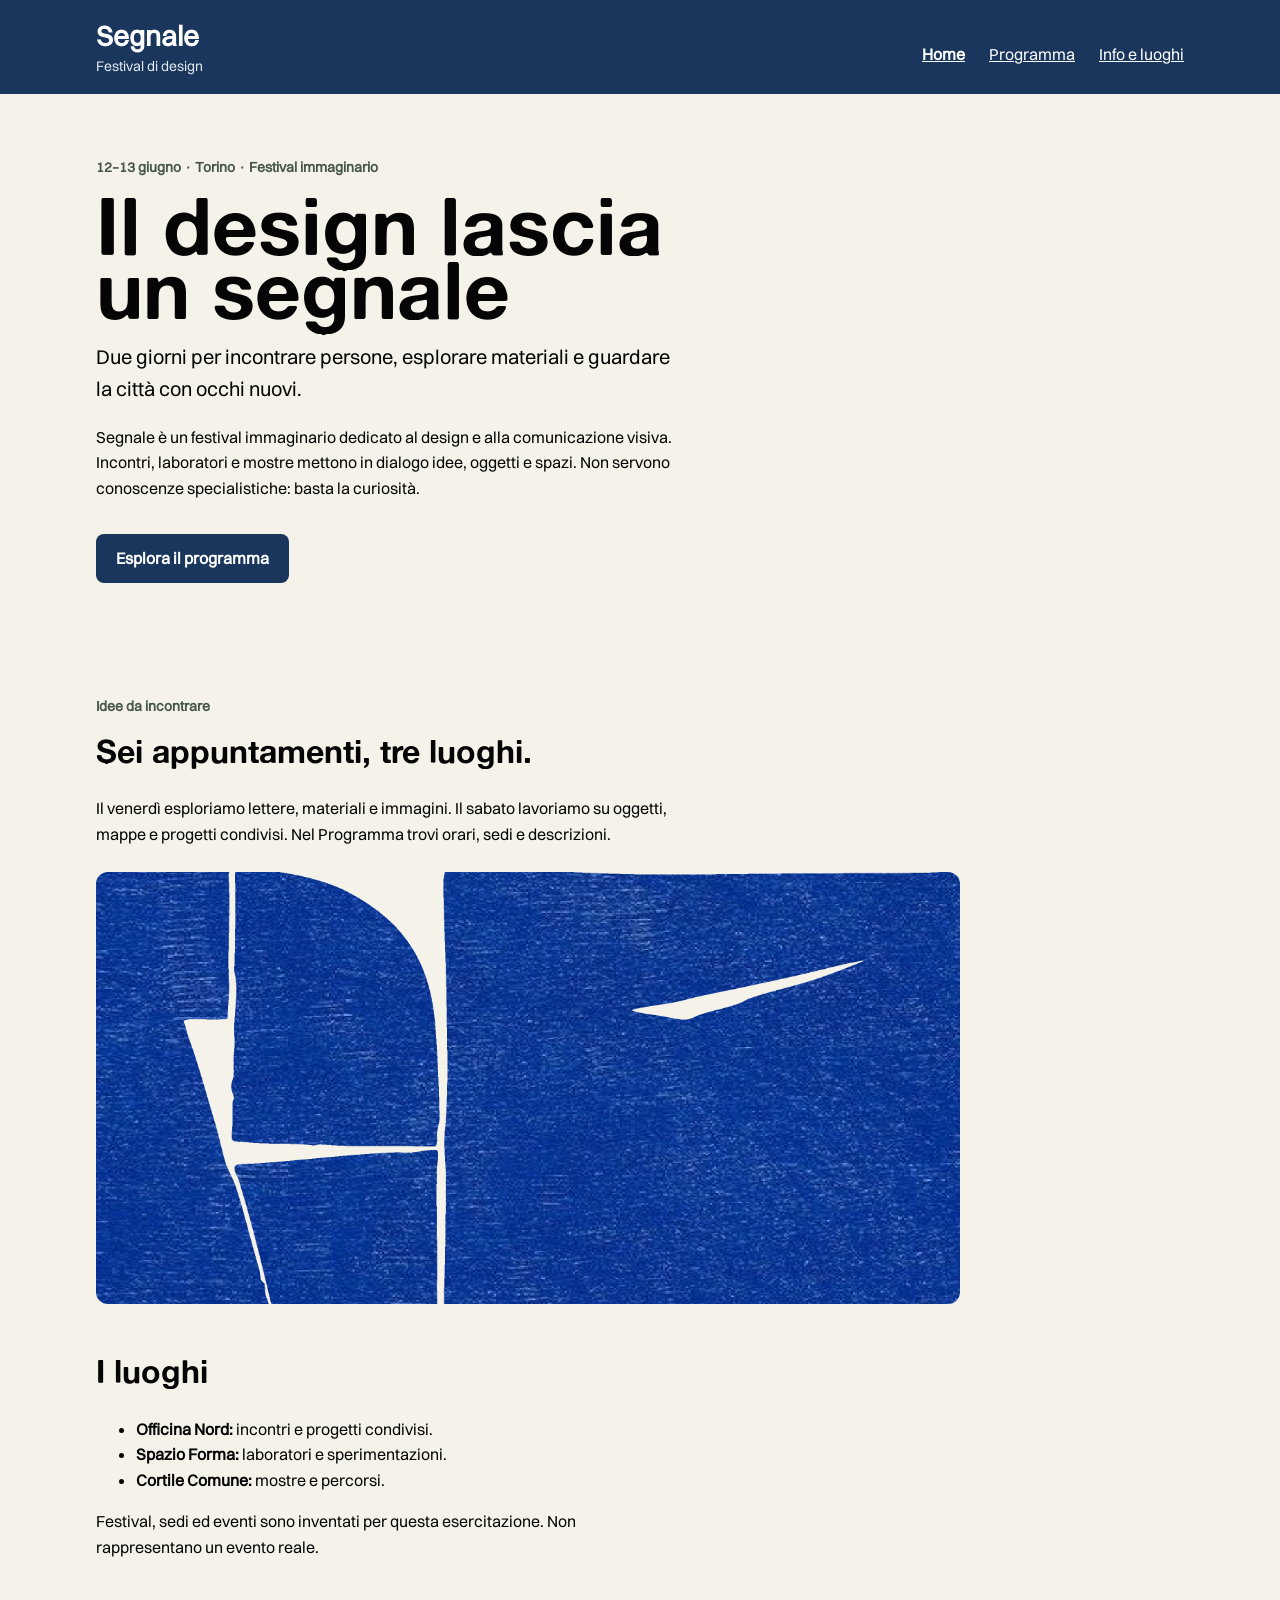
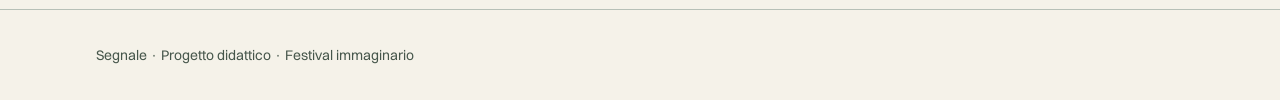
<file: index.html>
<!doctype html>
<html lang="it">
<head>
  <meta charset="utf-8">
  <meta name="viewport" content="width=device-width, initial-scale=1">
  <title>Segnale — Festival di design</title>
  <link rel="stylesheet" href="style.css">
</head>
<body>
  <a class="skip-link" href="#contenuto">Vai al contenuto</a>
  <header class="site-header">
    <div class="container">
      <a class="brand" href="index.html">Segnale<span>Festival di design</span></a>
      <nav aria-label="Navigazione principale">
        <a href="index.html" aria-current="page">Home</a>
        <a href="programma.html">Programma</a>
        <a href="info.html">Info e luoghi</a>
      </nav>
    </div>
  </header>

  <main id="contenuto" class="container">
    <section class="intro" aria-labelledby="titolo-home">
      <p class="eyebrow">12–13 giugno · Torino · Festival immaginario</p>
      <h1 id="titolo-home">Il design lascia <br>un segnale</h1>
      <p class="lead">Due giorni per incontrare persone, esplorare materiali e guardare la città con occhi nuovi.</p>
      <p class="reading-text">Segnale è un festival immaginario dedicato al design e alla comunicazione visiva. Incontri, laboratori e mostre mettono in dialogo idee, oggetti e spazi. Non servono conoscenze specialistiche: basta la curiosità.</p>
      <!-- Da completare: anche questo collegamento deve aprire il Programma. -->
      <a class="button-link" href="programma.html">Esplora il programma</a>
    </section>

    <section class="content-section" aria-labelledby="titolo-festival">
      <p class="eyebrow">Idee da incontrare</p>
      <h2 id="titolo-festival">Sei appuntamenti, tre luoghi.</h2>
      <p class="reading-text">Il venerdì esploriamo lettere, materiali e immagini. Il sabato lavoriamo su oggetti, mappe e progetti condivisi. Nel Programma trovi orari, sedi e descrizioni.</p>
      <img class="festival-image" src="assets/foto home/0.png" alt="Composizione geometrica di cerchi e rettangoli nei colori del festival" width="1200" height="600">
    </section>

    <section class="content-section" aria-labelledby="titolo-luoghi">
      <h2 id="titolo-luoghi">I luoghi</h2>
      <ul class="venues">
        <li><strong>Officina Nord:</strong> incontri e progetti condivisi.</li>
        <li><strong>Spazio Forma:</strong> laboratori e sperimentazioni.</li>
        <li><strong>Cortile Comune:</strong> mostre e percorsi.</li>
      </ul>
      <p class="reading-text">Festival, sedi ed eventi sono inventati per questa esercitazione. Non rappresentano un evento reale.</p>
    </section>
  </main>

  <footer class="site-footer"><div class="container"><p>Segnale · Progetto didattico · Festival immaginario</p></div></footer>
</body>
</html>
</file>
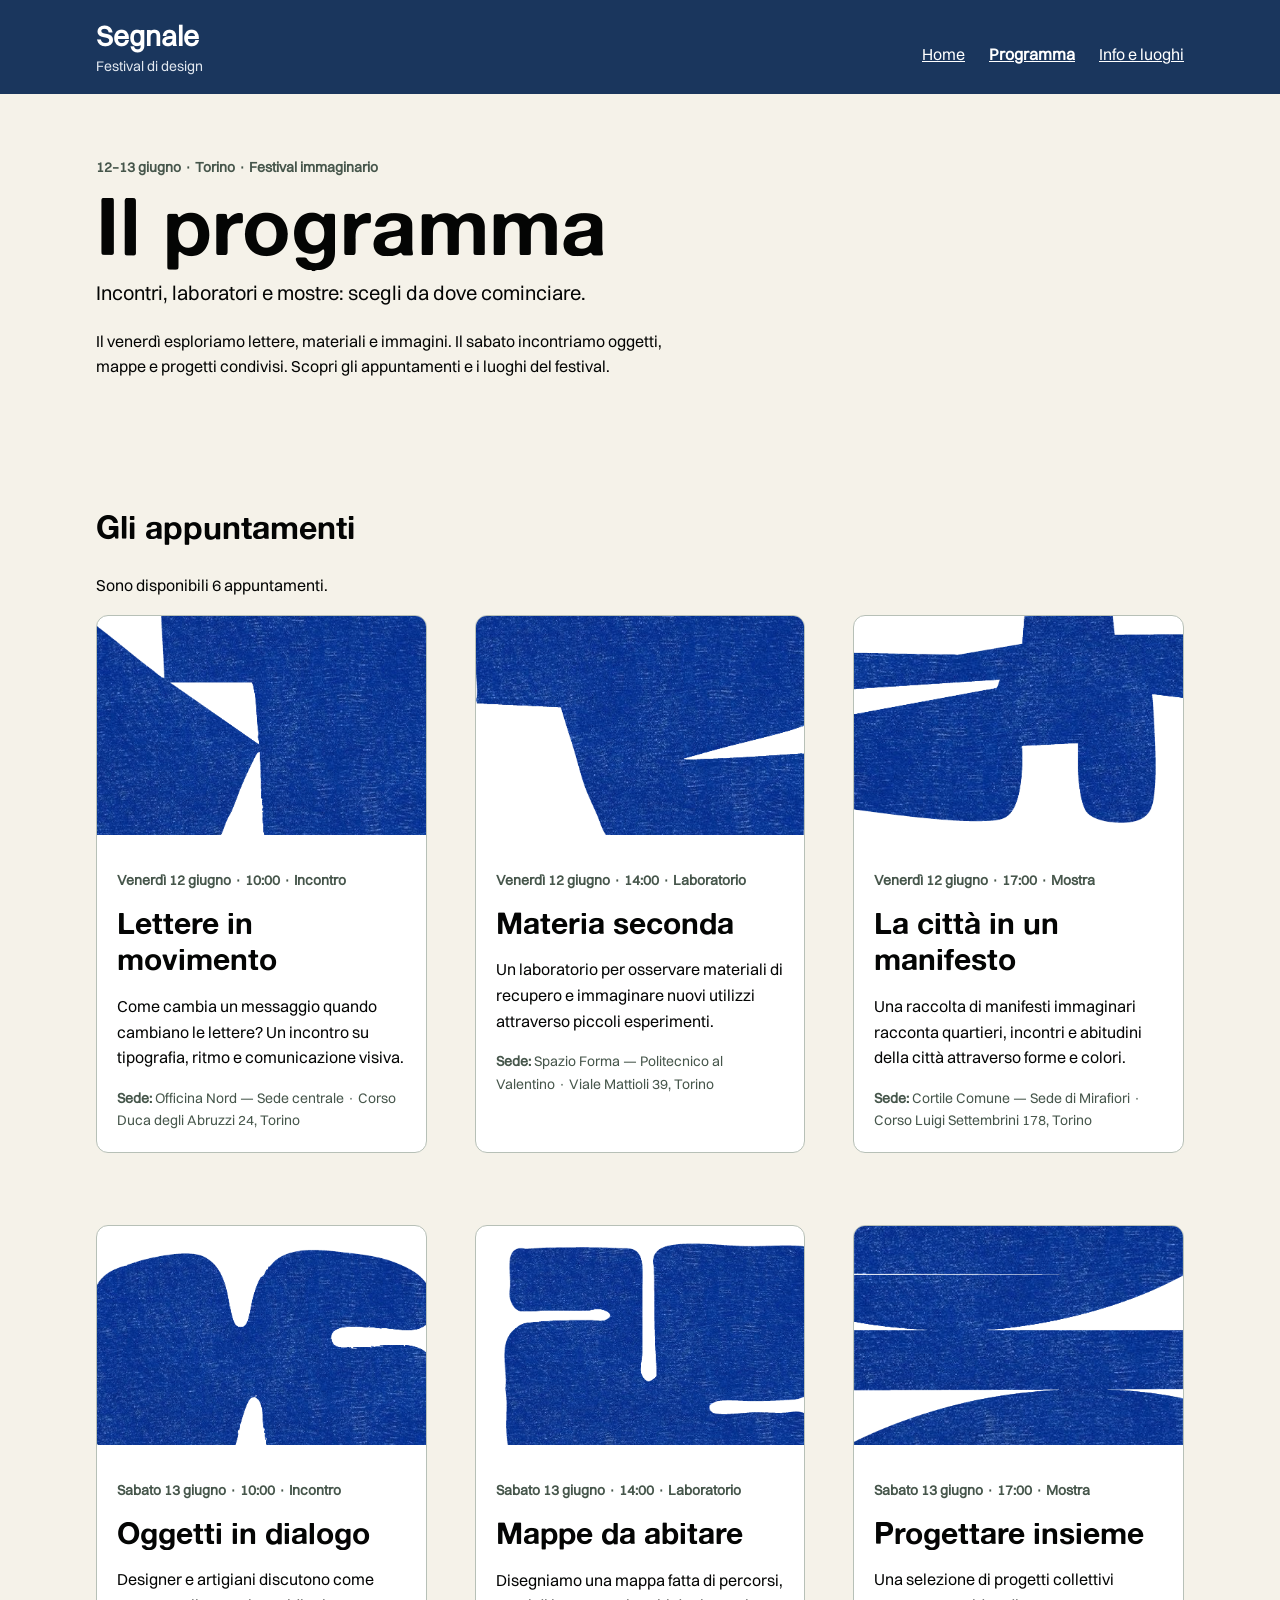
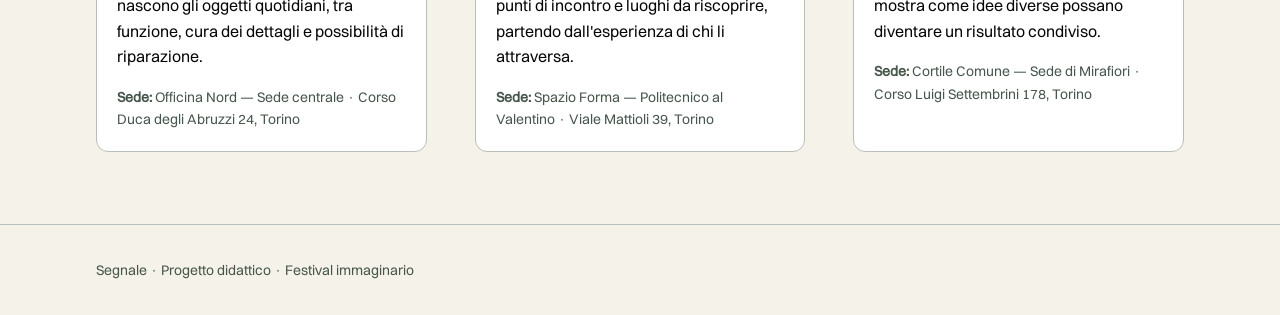
<file: programma.html>
<!doctype html>
<html lang="it">

<head>
  <meta charset="utf-8">
  <meta name="viewport" content="width=device-width, initial-scale=1">
  <title>Programma — Segnale</title>
  <link rel="stylesheet" href="style.css">
</head>

<body>

  <a class="skip-link" href="#contenuto">Vai al contenuto</a>

  <header class="site-header">
    <div class="container">
      <a class="brand" href="index.html">
        Segnale<span>Festival di design</span>
      </a>

      <nav aria-label="Navigazione principale">
        <a href="index.html">Home</a>
        <a href="programma.html" aria-current="page">Programma</a>
        <a href="info.html">Info e luoghi</a>
      </nav>
    </div>
  </header>

  <main id="contenuto" class="container">

    <section class="intro" aria-labelledby="titolo-programma">
      <p class="eyebrow">
        12–13 giugno · Torino · Festival immaginario
      </p>

      <h1 id="titolo-programma">Il programma</h1>

      <p class="lead">
        Incontri, laboratori e mostre: scegli da dove cominciare.
      </p>

      <p class="reading-text">
        Il venerdì esploriamo lettere, materiali e immagini.
        Il sabato incontriamo oggetti, mappe e progetti condivisi.
        Scopri gli appuntamenti e i luoghi del festival.
      </p>
    </section>

    <section class="content-section"
      aria-labelledby="titolo-eventi">

      <h2 id="titolo-eventi">Gli appuntamenti</h2>

      <p id="stato-eventi" role="status" aria-live="polite">
        Caricamento degli appuntamenti...
      </p>

      <div class="event-grid" id="event-grid">
      </div>

    </section>

  </main>

  <footer class="site-footer">
    <div class="container">
      <p>
        Segnale · Progetto didattico · Festival immaginario
      </p>
    </div>
  </footer>

  <script>
    const contenitore = document.getElementById("event-grid");
    const messaggio = document.getElementById("stato-eventi");

    function creaScheda(evento, sedi) {

      const sede = sedi.find(
        elemento => elemento.id === evento.sede_id
      );

      const articolo = document.createElement("article");
      articolo.className = "event-card";

      const immagine = document.createElement("img");
      immagine.src = evento.immagine;
      immagine.alt = evento.immagine_alt || "";
      immagine.width = 900;
      immagine.height = 600;

      const corpo = document.createElement("div");
      corpo.className = "event-body";

      const meta = document.createElement("p");
      meta.className = "event-meta";

      const data = new Date(evento.data + "T12:00:00");

      const dataFormattata = new Intl.DateTimeFormat(
        "it-IT",
        {
          weekday: "long",
          day: "numeric",
          month: "long"
        }
      ).format(data);

      meta.textContent =
        dataFormattata.charAt(0).toUpperCase() +
        dataFormattata.slice(1) +
        " · " + evento.orario +
        " · " + evento.categoria;

      const titolo = document.createElement("h3");
      titolo.textContent = evento.titolo;

      const descrizione = document.createElement("p");
      descrizione.textContent = evento.descrizione;

      const luogo = document.createElement("p");
      luogo.className = "event-place";

      const etichetta = document.createElement("strong");
      etichetta.textContent = "Sede: ";

      luogo.appendChild(etichetta);
      luogo.appendChild(
        document.createTextNode(
          sede ? sede.nome : "Sede da definire"
        )
      );

      if (sede && sede.indirizzo) {
        luogo.appendChild(
          document.createTextNode(" · " + sede.indirizzo)
        );
      }

      corpo.appendChild(meta);
      corpo.appendChild(titolo);
      corpo.appendChild(descrizione);
      corpo.appendChild(luogo);

      articolo.appendChild(immagine);
      articolo.appendChild(corpo);

      return articolo;
    }

    async function caricaProgramma() {

      try {

        const [rispostaEventi, rispostaSedi] =
          await Promise.all([
            fetch("dati/eventi.json"),
            fetch("dati/sedi.json")
          ]);

        if (!rispostaEventi.ok || !rispostaSedi.ok) {
          throw new Error("Impossibile leggere i file JSON.");
        }

        const eventi = await rispostaEventi.json();
        const sedi = await rispostaSedi.json();

        if (!Array.isArray(eventi) ||
            !Array.isArray(sedi)) {
          throw new Error("Formato dei dati non valido.");
        }

        contenitore.replaceChildren();

        if (eventi.length === 0) {
          messaggio.textContent =
            "Al momento non ci sono appuntamenti disponibili.";
          return;
        }

        eventi.forEach(evento => {
          contenitore.appendChild(
            creaScheda(evento, sedi)
          );
        });

        messaggio.textContent =
          "Sono disponibili " + eventi.length +
          " appuntamenti.";

      } catch (errore) {

        console.error("Errore nel caricamento:", errore);

        contenitore.replaceChildren();

        messaggio.textContent =
          "Non è stato possibile caricare il programma. " +
          "Controlla i file eventi.json e sedi.json.";
      }
    }

    caricaProgramma();
  </script>

</body>
</html>
</file>
<file: style.css>
/* ========================================
   FONT PERSONALIZZATI
======================================== */

@font-face {
  font-family: 'SofinaTitoli';
  src: url('assets/font/AlteHaasGroteskBold.ttf') format('truetype');
  font-weight: bold;
  font-style: normal;
  font-display: swap;
}

@font-face {
  font-family: 'SwitzerTesto';
  src: url('assets/font/Switzer-Regular.otf') format('opentype');
  font-weight: normal;
  font-style: normal;
  font-display: swap;
}


/* ========================================
   COLORI E VARIABILI
======================================== */

:root {
  --colore-primario: #1a365d;
  --colore-primario-scuro: #150075;
  --colore-sfondo: #f5f2e9;
  --colore-testo: #040504;

  --font-testo: 'SwitzerTesto', Arial, Helvetica, sans-serif;
  --font-titoli: 'SofinaTitoli', Georgia, "Times New Roman", serif;
}


/* ========================================
   IMPOSTAZIONI GENERALI
======================================== */

* {
  box-sizing: border-box;
}

body {
  margin: 0;
  background: var(--colore-sfondo);
  color: var(--colore-testo);
  font-family: var(--font-testo);
  font-size: 1rem;
  line-height: 1.6;
}

a {
  color: var(--colore-primario);
}

a:hover {
  text-decoration-thickness: 3px;
}

a:focus-visible {
  outline: 3px solid var(--colore-testo);
  outline-offset: 4px;
}


/* ========================================
   CONTENITORE PRINCIPALE
======================================== */

.container {
  width: 92%;
  max-width: 68rem;
  margin: 0 auto;
}


/* ========================================
   HEADER E MENU
======================================== */

.site-header {
  position: sticky;
  top: 0;
  z-index: 1000;
  background-color: #1a365d;
  color: #ffffff;
  padding: 1.25rem 0;
  border-bottom: none;
}

.site-header .container {
  display: flex;
  justify-content: space-between;
  align-items: center;
  flex-wrap: wrap;
  gap: 1rem;
}

.site-header .brand {
  color: #ffffff;
}

.site-header .brand span {
  color: #e2e8f0;
}

.site-header nav a {
  color: #ffffff;
}

.site-header nav a[aria-current="page"] {
  font-weight: bold;
  text-decoration: underline;
}

.site-header nav a:hover {
  color: #e2e8f0;
}

.brand {
  display: inline-block;
  color: var(--colore-testo);
  font-size: 1.75rem;
  font-weight: bold;
  line-height: 1.2;
  text-decoration: none;
}

.brand span {
  display: block;
  margin-top: 0.25rem;
  font-size: 0.875rem;
  font-weight: normal;
}

nav {
  display: flex;
  flex-direction: column;
  gap: 0.5rem;
  margin-top: 1rem;
}

nav a {
  display: inline-block;
  padding: 0.25rem 0;
}

nav a[aria-current="page"] {
  font-weight: bold;
}

@media (min-width: 600px) {
  nav {
    flex-direction: row;
    gap: 1.5rem;
  }
}


/* ========================================
   INTRODUZIONE E TITOLI
======================================== */

.intro {
  padding: 3rem 0 5rem;
}

.eyebrow,
.event-meta {
  color: #46564b;
  font-size: 0.875rem;
  font-weight: bold;
}

h1,
h2,
h3 {
  font-family: var(--font-titoli);
  line-height: 1.2;
}

h1 {
  max-width: 18ch;
  margin: 0.75rem 0 1.25rem;
  font-size: 5rem;
  line-height: 0.8;
}

h2 {
  font-size: 2rem;
}

h3 {
  margin: 0.5rem 0 0.75rem;
  font-size: 1.9rem;
}

.lead {
  max-width: 48ch;
  font-size: 1.25rem;
}

.reading-text {
  max-width: 65ch;
}


/* ========================================
   SEZIONI DEL SITO
======================================== */

.content-section {
  width: 100%;
  margin: 2rem 0 3rem;
}

.content-section h2 {
  margin-top: 0;
}


/* ========================================
   IMMAGINI E PULSANTI
======================================== */

.festival-image {
  display: block;
  width: 100%;
  max-width: 54rem;
  height: auto;
  margin-top: 1.5rem;
  border-radius: 0.75rem;
}

.button-link {
  display: inline-block;
  margin-top: 1rem;
  padding: 0.75rem 1.25rem;
  border-radius: 0.5rem;
  background: var(--colore-primario);
  color: #ffffff;
  font-weight: bold;
  text-decoration: none;
}

.button-link:hover {
  background: var(--colore-primario-scuro);
}


/* ========================================
   PROGRAMMA - GRIGLIA EVENTI
======================================== */

.event-grid {
  display: grid;
  grid-template-columns: 1fr;
  gap: 3rem;
}

.event-card {
  margin-bottom: 1.5rem;
  overflow: hidden;
  border: 1px solid #b7c0b7;
  border-radius: 0.75rem;
  background: #ffffff;
}

.event-card img {
  display: block;
  width: 100%;
  height: auto;
}

.event-body {
  padding: 1.25rem;
}

.event-body p:last-child {
  margin-bottom: 0;
}

.event-place {
  color: #46564b;
  font-size: 0.875rem;
}

@media (min-width: 600px) {
  .event-grid {
    grid-template-columns: repeat(2, 1fr);
  }
}

@media (min-width: 1024px) {
  .event-grid {
    grid-template-columns: repeat(3, 1fr);
  }
}


/* ========================================
   GALLERIA FOTOGRAFICA SWIPER
======================================== */

.sedi-slider {
  position: relative;
  width: 100%;
  max-width: 54rem;
  margin: 2rem auto;
  overflow: hidden;
}

.sedi-slider .swiper-slide {
  flex-shrink: 0;
  margin: 0;
}

.sedi-slider .sede-slide img {
  display: block;
  width: 100%;
  height: auto;
}

.sedi-slider .swiper-button-prev,
.sedi-slider .swiper-button-next {
  top: 40%;
  margin-top: 0;
  transform: translateY(-50%);
}


/* ========================================
   MAPPA DEI LUOGHI
======================================== */

.mappa-responsive {
  position: relative;
  width: 100%;
  aspect-ratio: 16 / 9;
  overflow: hidden;
}

.mappa-responsive iframe {
  position: absolute;
  inset: 0;
  width: 100%;
  height: 100%;
  border: 0;
}

.lista-sedi {
  padding-left: 1.25rem;
}

.lista-sedi li {
  margin-bottom: 0.75rem;
}

.mappa-link-esterno {
  margin-top: 1rem;
}


/* ========================================
   METEO A TORINO
======================================== */

.weather-box {
  display: block;
  width: 100%;
  max-width: 520px;

  /* Allineamento con il margine del contenuto */
  margin: 1.5rem 0 0 0;

  padding: 1.5rem;

  border: 1px solid #b7c0b7;
  border-radius: 0.75rem;

  background: #ffffff;
  color: var(--colore-testo);
}

.weather-box p {
  margin: 0 0 0.8rem;
}

.weather-box p:last-child {
  margin-bottom: 0;
}

.weather-box strong {
  font-weight: 700;
  color: var(--colore-primario);
}

.weather-box a {
  text-decoration: underline;
}

.weather-box [hidden] {
  display: none;
}


/* ========================================
   FOOTER
======================================== */

.site-footer {
  padding: 1.25rem 0;
  border-top: 1px solid #b7c0b7;
  color: #46564b;
  font-size: 0.875rem;
}


/* ========================================
   LINK ACCESSIBILITÀ
======================================== */

.skip-link {
  position: absolute;
  top: -6rem;
  left: 1rem;
  padding: 0.75rem 1rem;
  background: #ffffff;
  color: var(--colore-testo);
}

.skip-link:focus {
  top: 1rem;
}
</file>
